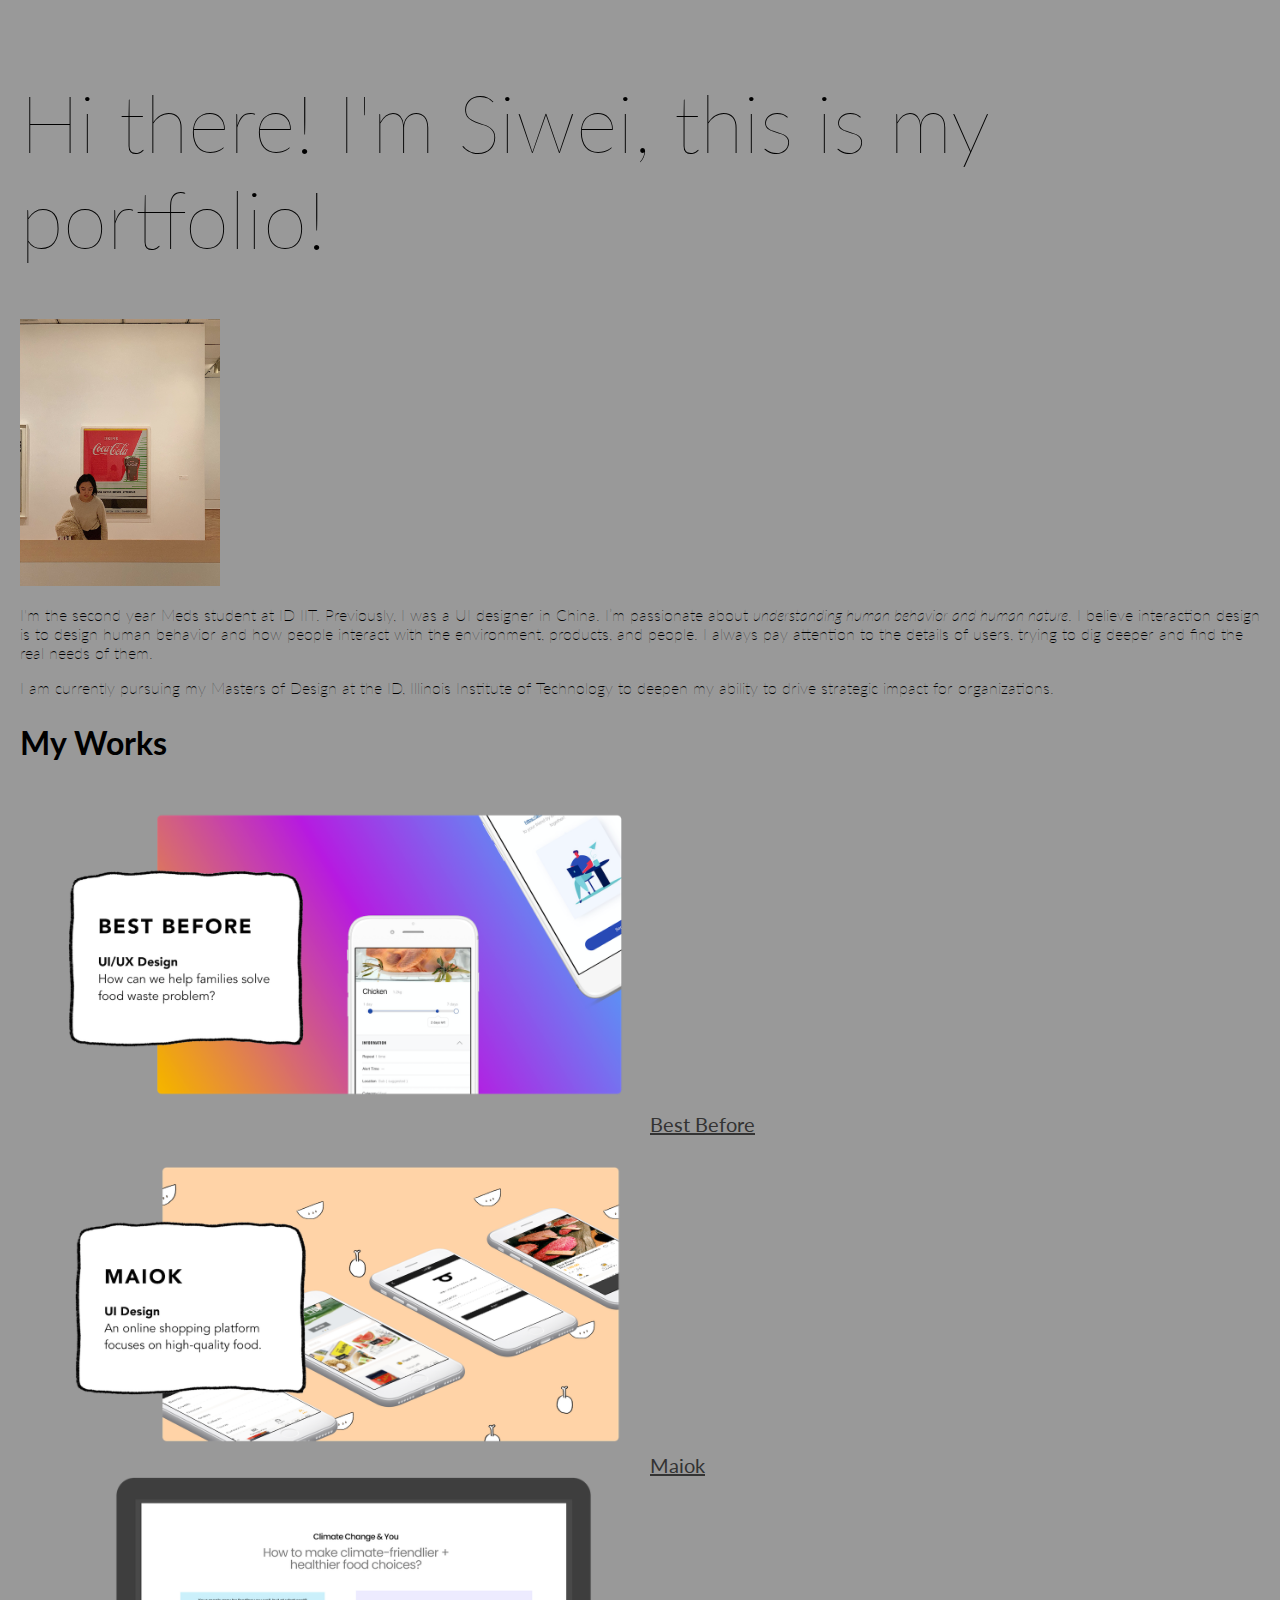
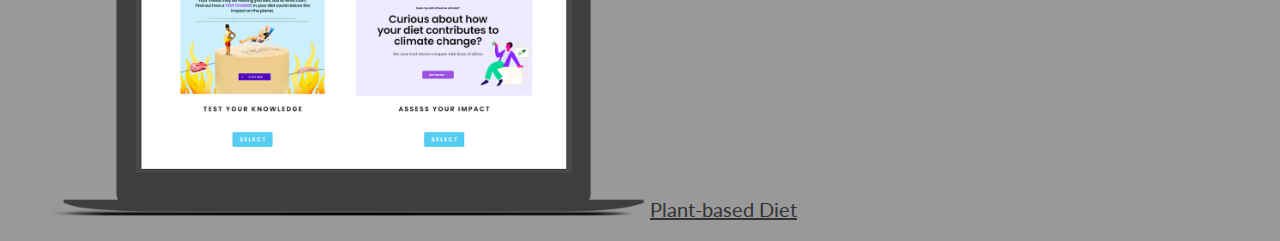
<file: index.html>
<!DOCTYPE html>
<html lang="en">
<head>
    <meta charset="UTF-8">
    <meta name="viewport" content="width=device-width, initial-scale=1.0">
    <title>Siwei's Portfolio</title>
    <link rel="stylesheet" href="assets/css/style.css">
</head>
<body>
    <header>
        <h1>Hi there! I'm Siwei, this is my portfolio!</h1>
    </header>
    <img src="assets/img/aboutme.jpg" alt="About Me" width="200">
    <p>I'm the second year Meds student at ID IIT. Previously, I was a UI designer in China. I’m passionate about <em>understanding human behavior and human nature</em>. I believe interaction design is to design human behavior and how people interact with the environment, products, and people. I always pay attention to the details of users, trying to dig deeper and find the real needs of them.</p>
    <p>I am currently pursuing my Masters of Design at the ID, Illinois Institute of Technology to deepen my ability to drive strategic impact for organizations.</p>

    <h2>My Works</h2>
    <section>
        <img src="assets/img/bestbefore.png" alt="BestBefore" width="600">
        <a href="project-1.html">Best Before</a>

    </section>
    <section>
        <img src="assets/img/maiok.png" alt="Maiok" width="600">
        <a href="project-2.html">Maiok</a>
    </section>
    <section>
        <img src="assets/img/pbd.png" alt="Plant-basedDiet" width="600">
        <a href="project-3.html">Plant-based Diet</a>
    </section>
</body>
</html>
</file>
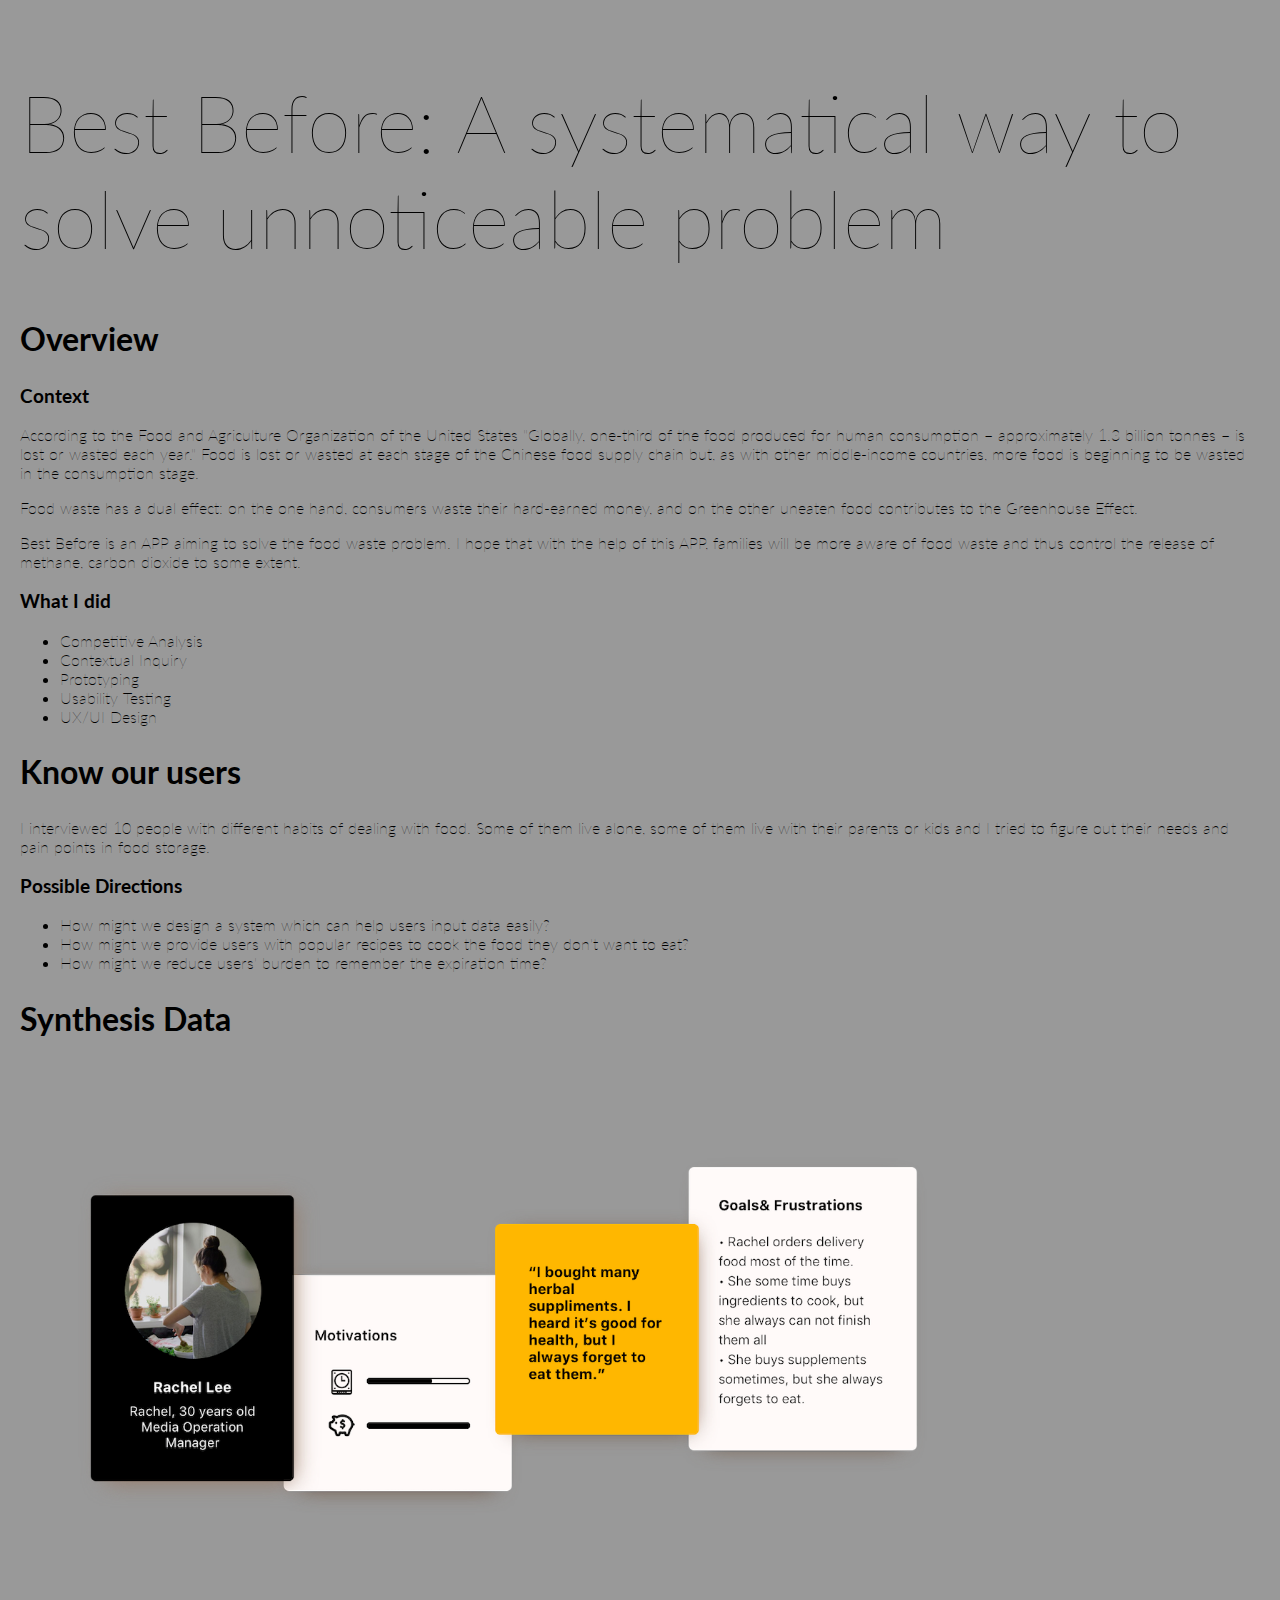
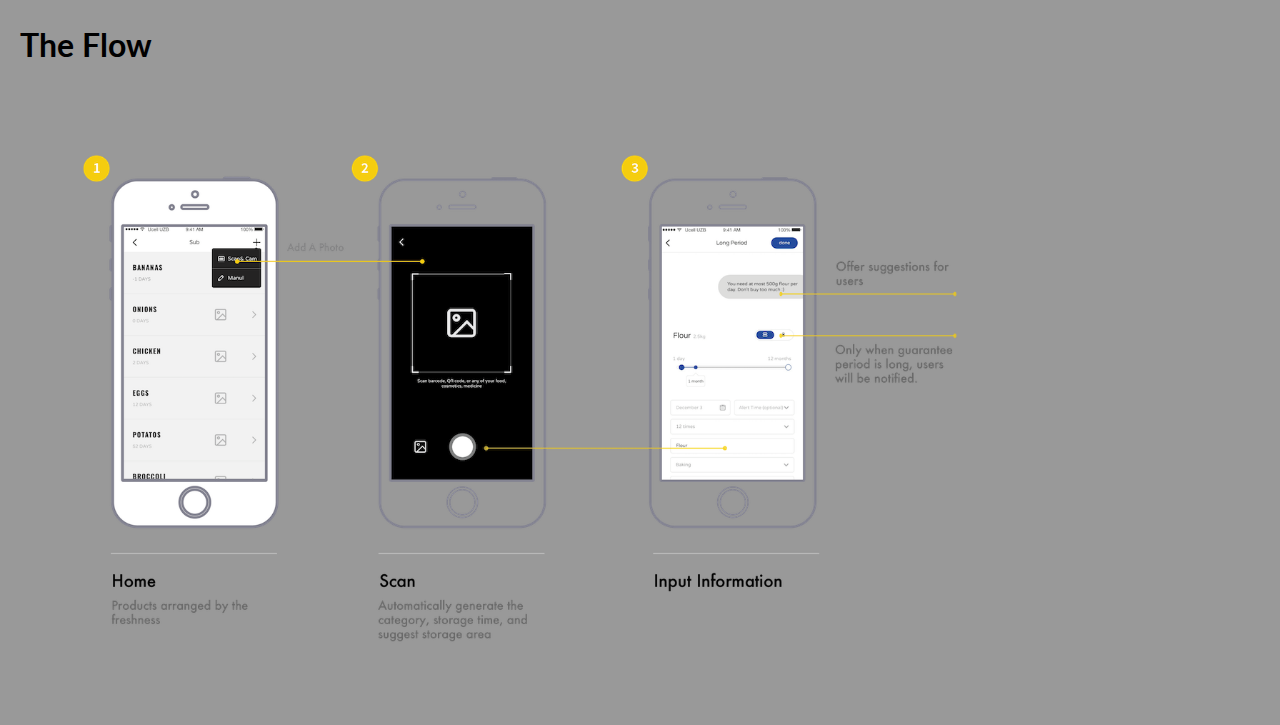
<file: project-1.html>
<!DOCTYPE html>
<html lang="en">
<head>
    <meta charset="UTF-8">
    <meta name="viewport" content="width=device-width, initial-scale=1.0">
    <title>Project 1</title>
    <link rel="stylesheet" href="assets/css/style.css">
</head>
<body>
    <h1>Best Before: A systematical way to solve unnoticeable problem</h1>
    <h2>Overview</h2>
    <h3>Context</h3>
    <p>
        According to the Food and Agriculture Organization of the United States "Globally, one-third of the food produced for human consumption – approximately 1.3 billion tonnes – is lost or wasted each year." Food is lost or wasted at each stage of the Chinese food supply chain but, as with other middle-income countries, more food is beginning to be wasted in the consumption stage.
    </p>
    <p>
        Food waste has a dual effect: on the one hand, consumers waste their hard-earned money, and on the other uneaten food contributes to the Greenhouse Effect.
    </p>
    <p>
        Best Before is an APP aiming to solve the food waste problem. I hope that with the help of this APP, families will be more aware of food waste and thus control the release of methane, carbon dioxide to some extent.
    </p>
    <h3>What I did</h3>
    <ul>
        <li>Competitive Analysis</li>
        <li>Contextual Inquiry</li>
        <li>Prototyping</li>
        <li>Usability Testing</li>
        <li>UX/UI Design</li>
    </ul>
    <h2>Know our users</h2>
    <p>I interviewed 10 people with different habits of dealing with food. Some of them live alone, some of them live with their parents or kids and I tried to figure out their needs and pain points in food storage.</p>
    <h3>Possible Directions</h3>
    <ul>
        <li>How might we design a system which can help users input data easily?</li>
        <li>How might we provide users with popular recipes to cook the food they don't want to eat?</li>
        <li>How might we reduce users' burden to remember the expiration time?</li>
    </ul>
    <h2>Synthesis Data</h2>
    <img src="assets/img/persona.png" alt="persona" width="1000">
    <h2>The Flow</h2>
    <img src="assets/img/wireframes-1.png" alt="Flow1" width="1000">
</body>
</html>
</file>
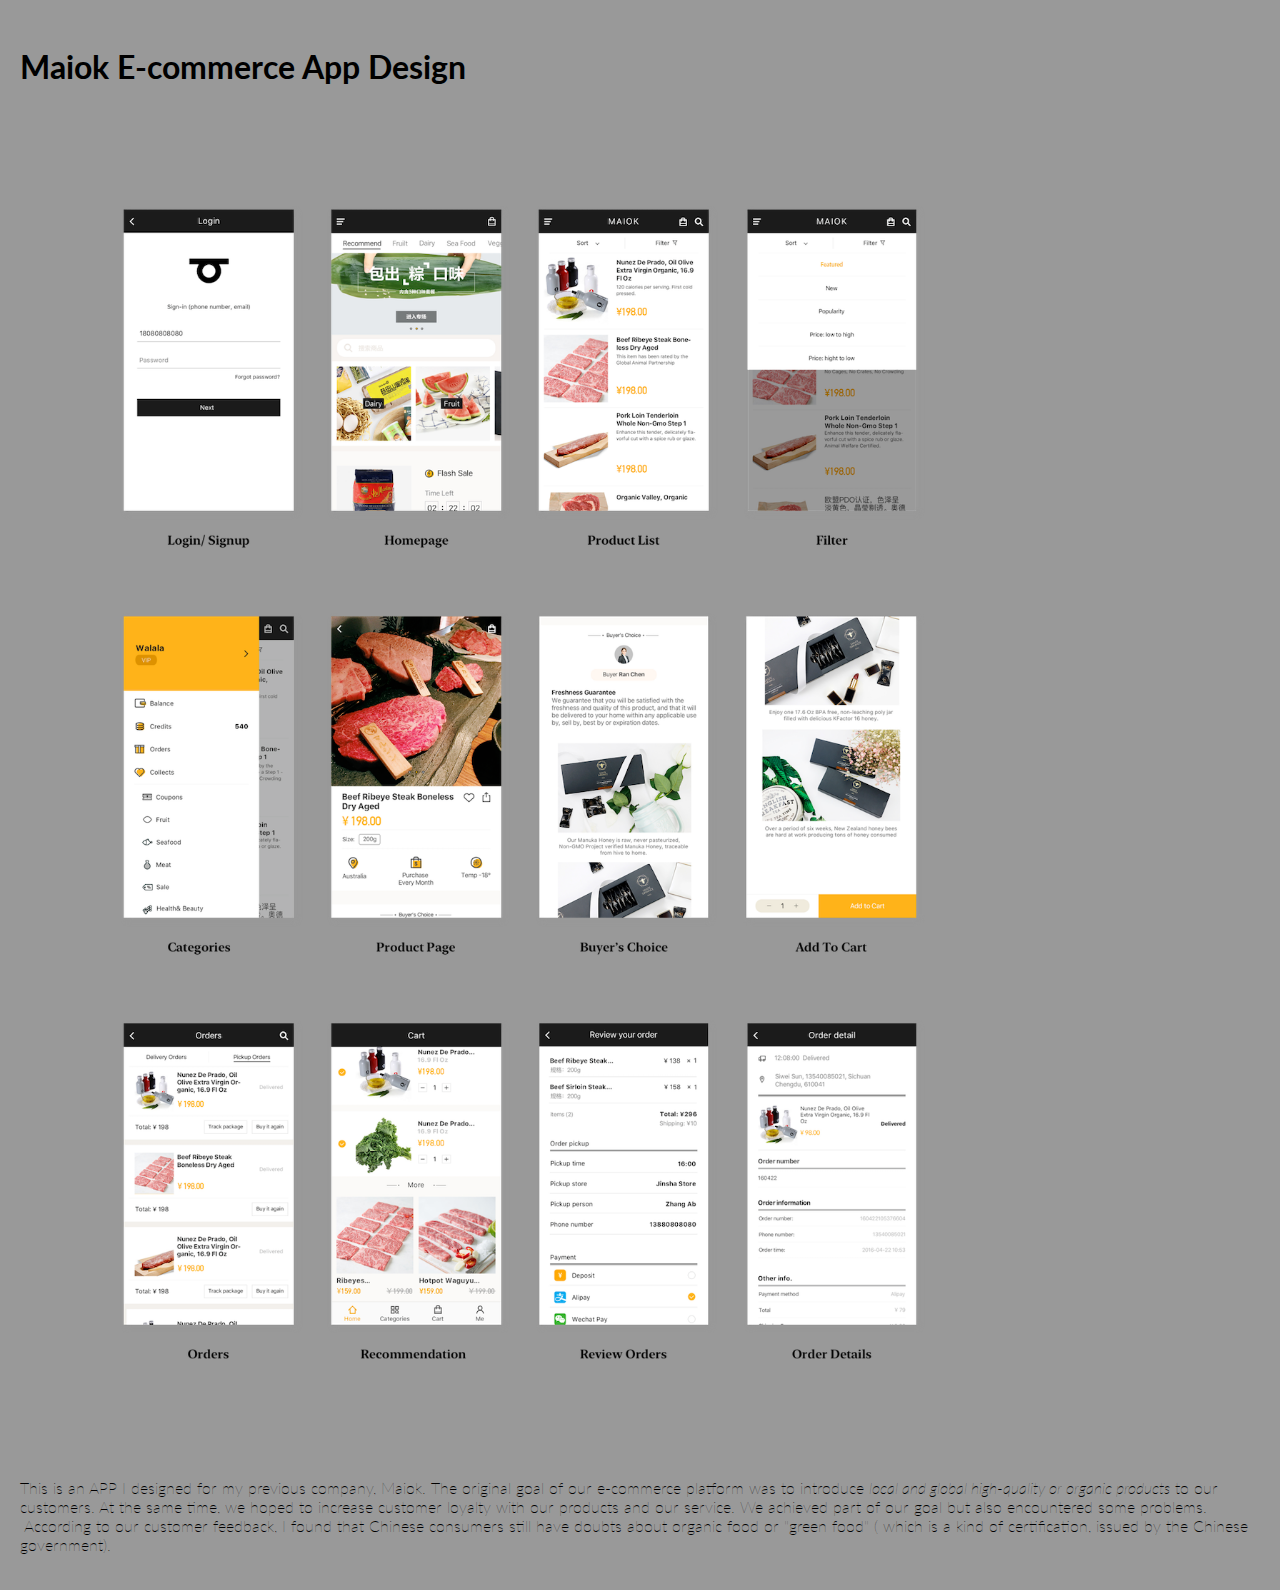
<file: project-2.html>
<!DOCTYPE html>
<html lang="en">
<head>
   <meta charset="UTF-8">
   <meta name="viewport" content="width=device-width, initial-scale=1.0">
   <title>Project 2</title>
   <link rel="stylesheet" href="assets/css/style.css">
</head>
<body>
   <h2>Maiok E-commerce App Design</h2>
   <img src="assets/img/maiok-pages.png" alt="A Shopping APP" width="1000">
   <p>This is an APP I designed for my previous company, Maiok. The original goal of our e-commerce platform was to introduce <em>local and global high-quality or organic products</em> to our customers. At the same time, we hoped to increase customer loyalty with our products and our service. We achieved part of our goal but also encountered some problems.  According to our customer feedback, I found that Chinese consumers still have doubts about organic food or "green food" ( which is a kind of certification, issued by the Chinese government).</p>
</body>
</html>
</file>
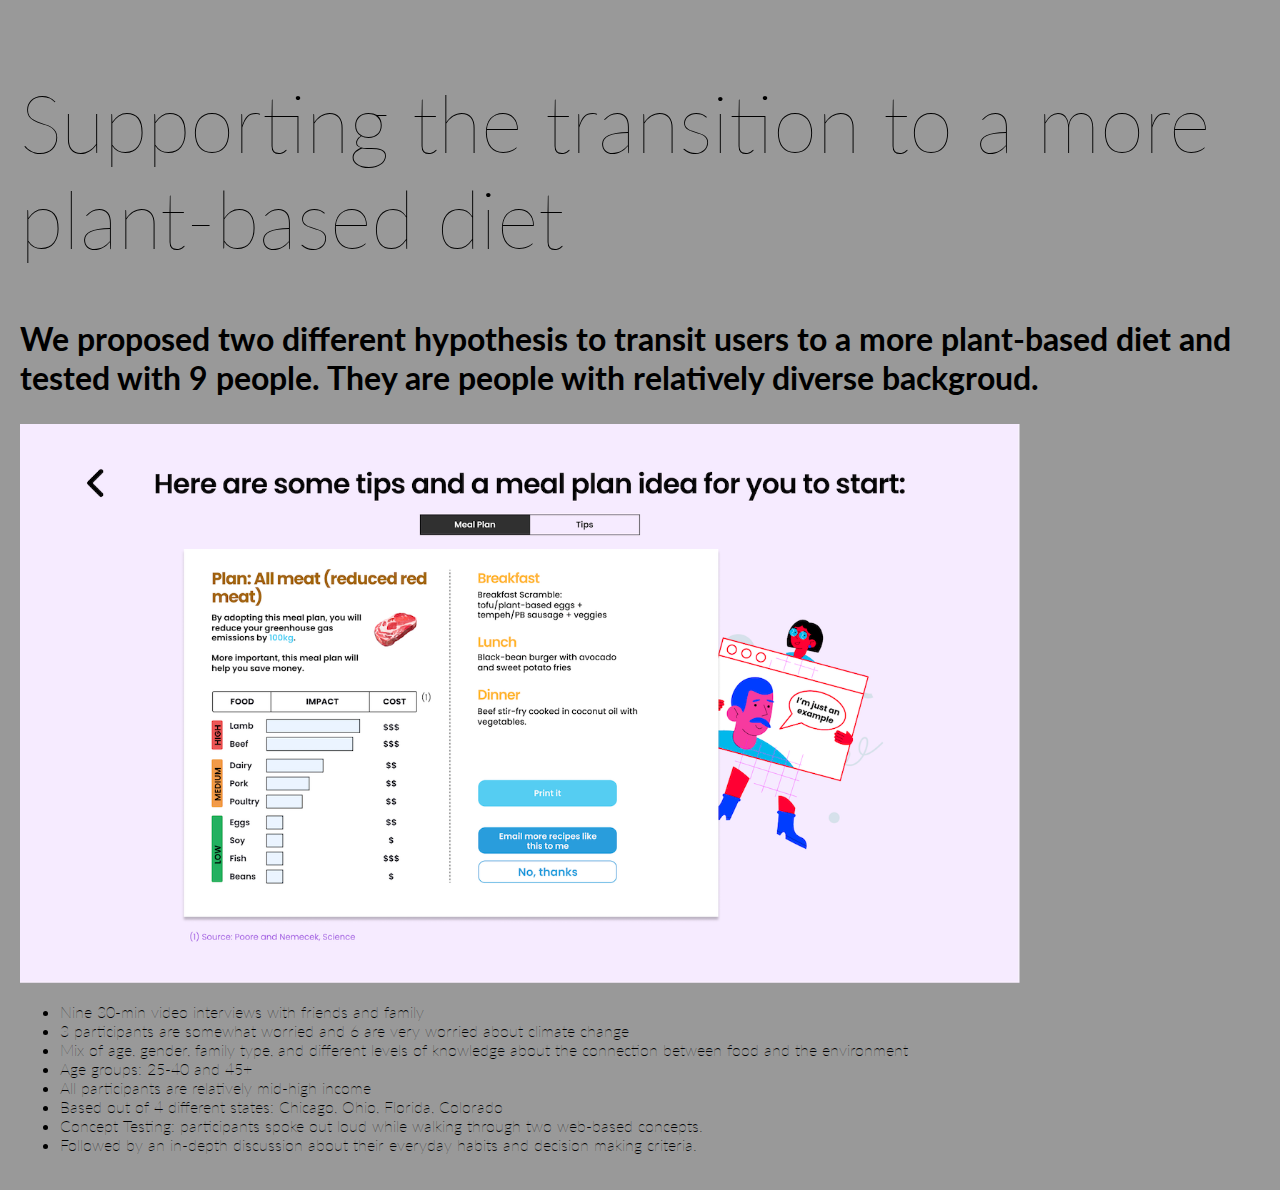
<file: project-3.html>
<!DOCTYPE html>
<html lang="en">
<head>
    <meta charset="UTF-8">
    <meta name="viewport" content="width=device-width, initial-scale=1.0">
    <title>Project 3</title>
    <link rel="stylesheet" href="assets/css/style.css">
</head>
<body>
    <h1>Supporting the transition to a more plant-based diet</h1>
    <h2>We proposed two different hypothesis to transit users to a more plant-based diet and tested with 9 people. They are people with relatively diverse backgroud.</h2>
    <img src="assets/img/pbd-assess.png" alt="Plant-based Diet Assessment" width="1000">
    <ul>
        <li>Nine 30-min video interviews with friends and family</li>
        <li>3 participants are somewhat worried and 6 are very worried about climate change</li>
        <li>Mix of age, gender, family type, and different levels of knowledge about the connection between food and the environment</li>
        <li>Age groups: 25-40 and 45+</li>
        <li>All participants are relatively mid-high income</li>
        <li>Based out of 4 different states: Chicago, Ohio, Florida, Colorado</li>
        <li>Concept Testing: participants spoke out loud while walking through two web-based concepts.</li>
        <li>Followed by an in-depth discussion about their everyday habits and decision making criteria.</li>
    </ul>
</body>
</html>
</file>
<file: assets/css/style.css>
@import url('https://fonts.googleapis.com/css?family=Lato');
html,
body {
  margin: 0;
  padding: 0;
}

body {
  background-color: #999999;
  color: #000000;
  padding: 20px;
  font-family: 'Lato', Helvetica, sans-serif;
  font-weight: lighter;
}
h1 {
  font-size: 80px;
  font-weight: lighter;
}
h2 {
  font-size: 32px;
  font-weight: 400px;
}
a {
  font-size: 20px;
  font-weight: bolder;
  color: #333;
}
section {
  padding: 0 25px;
}
</file>
